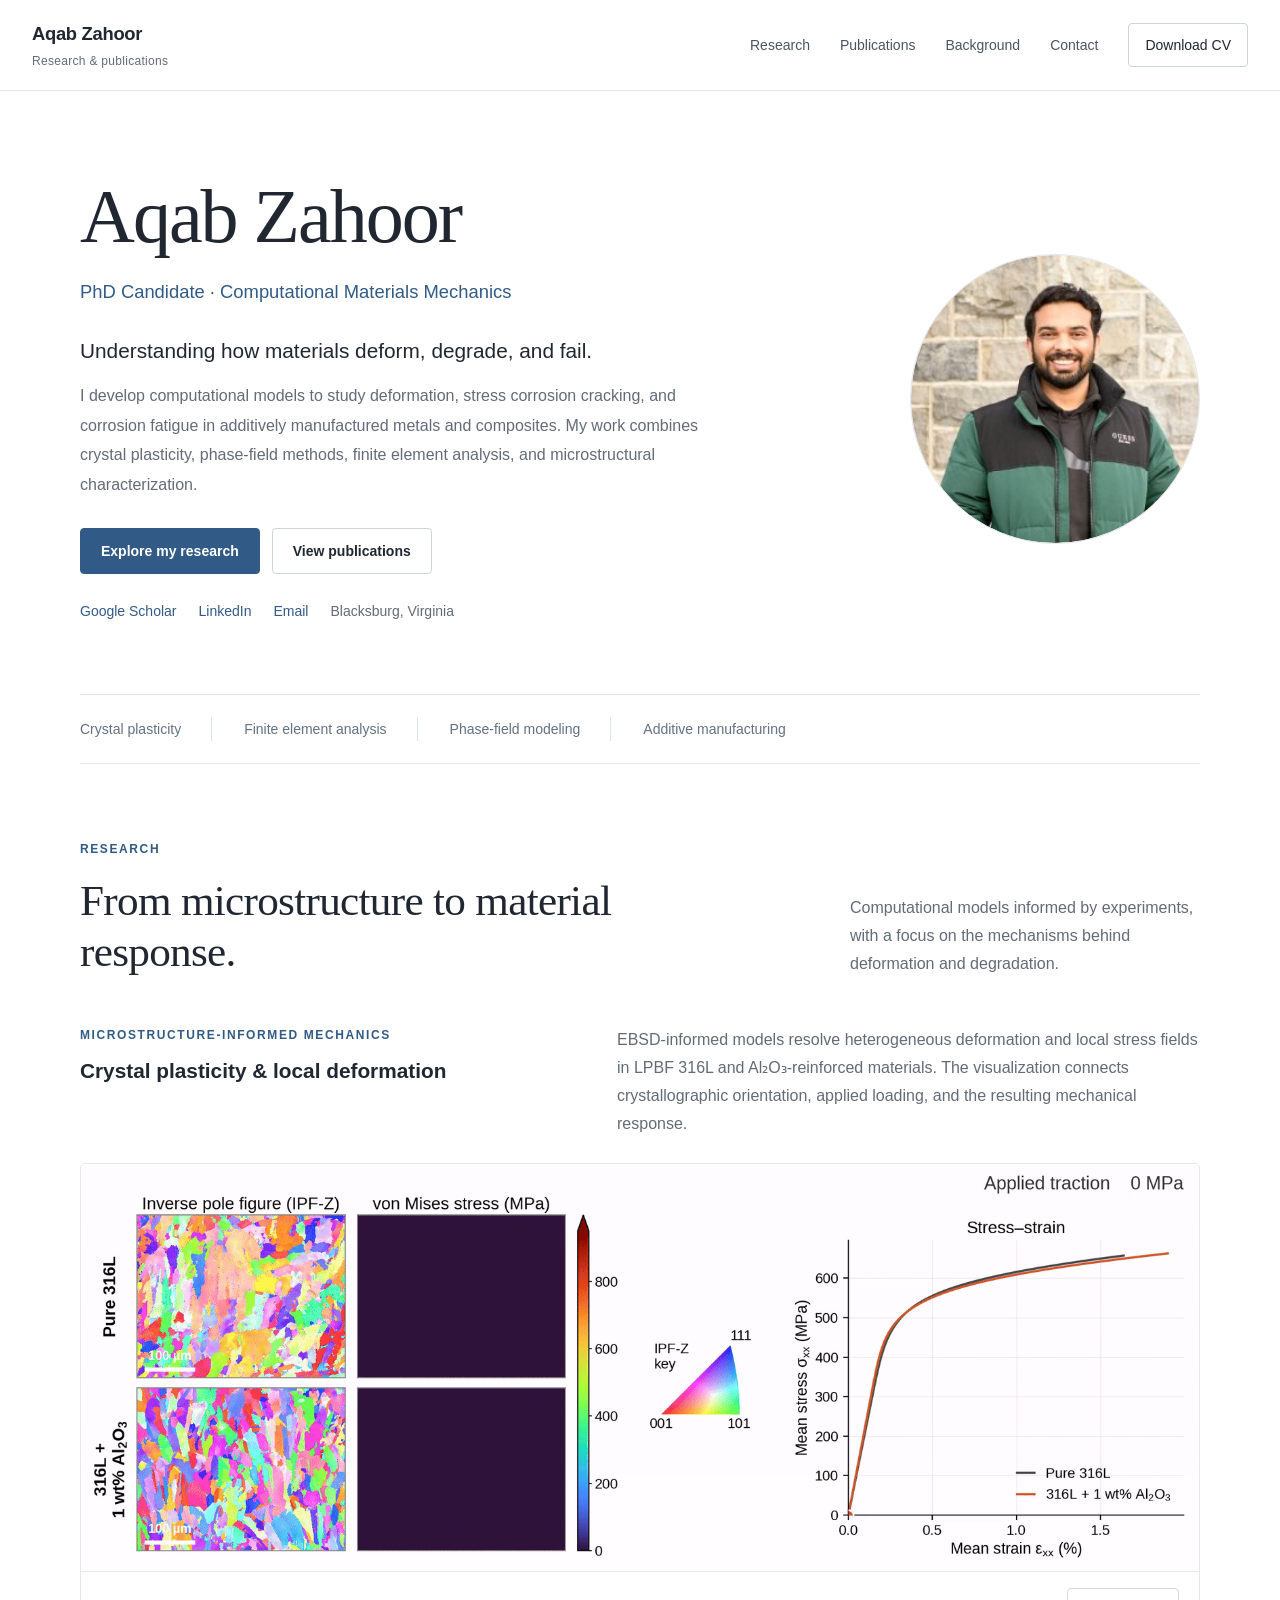
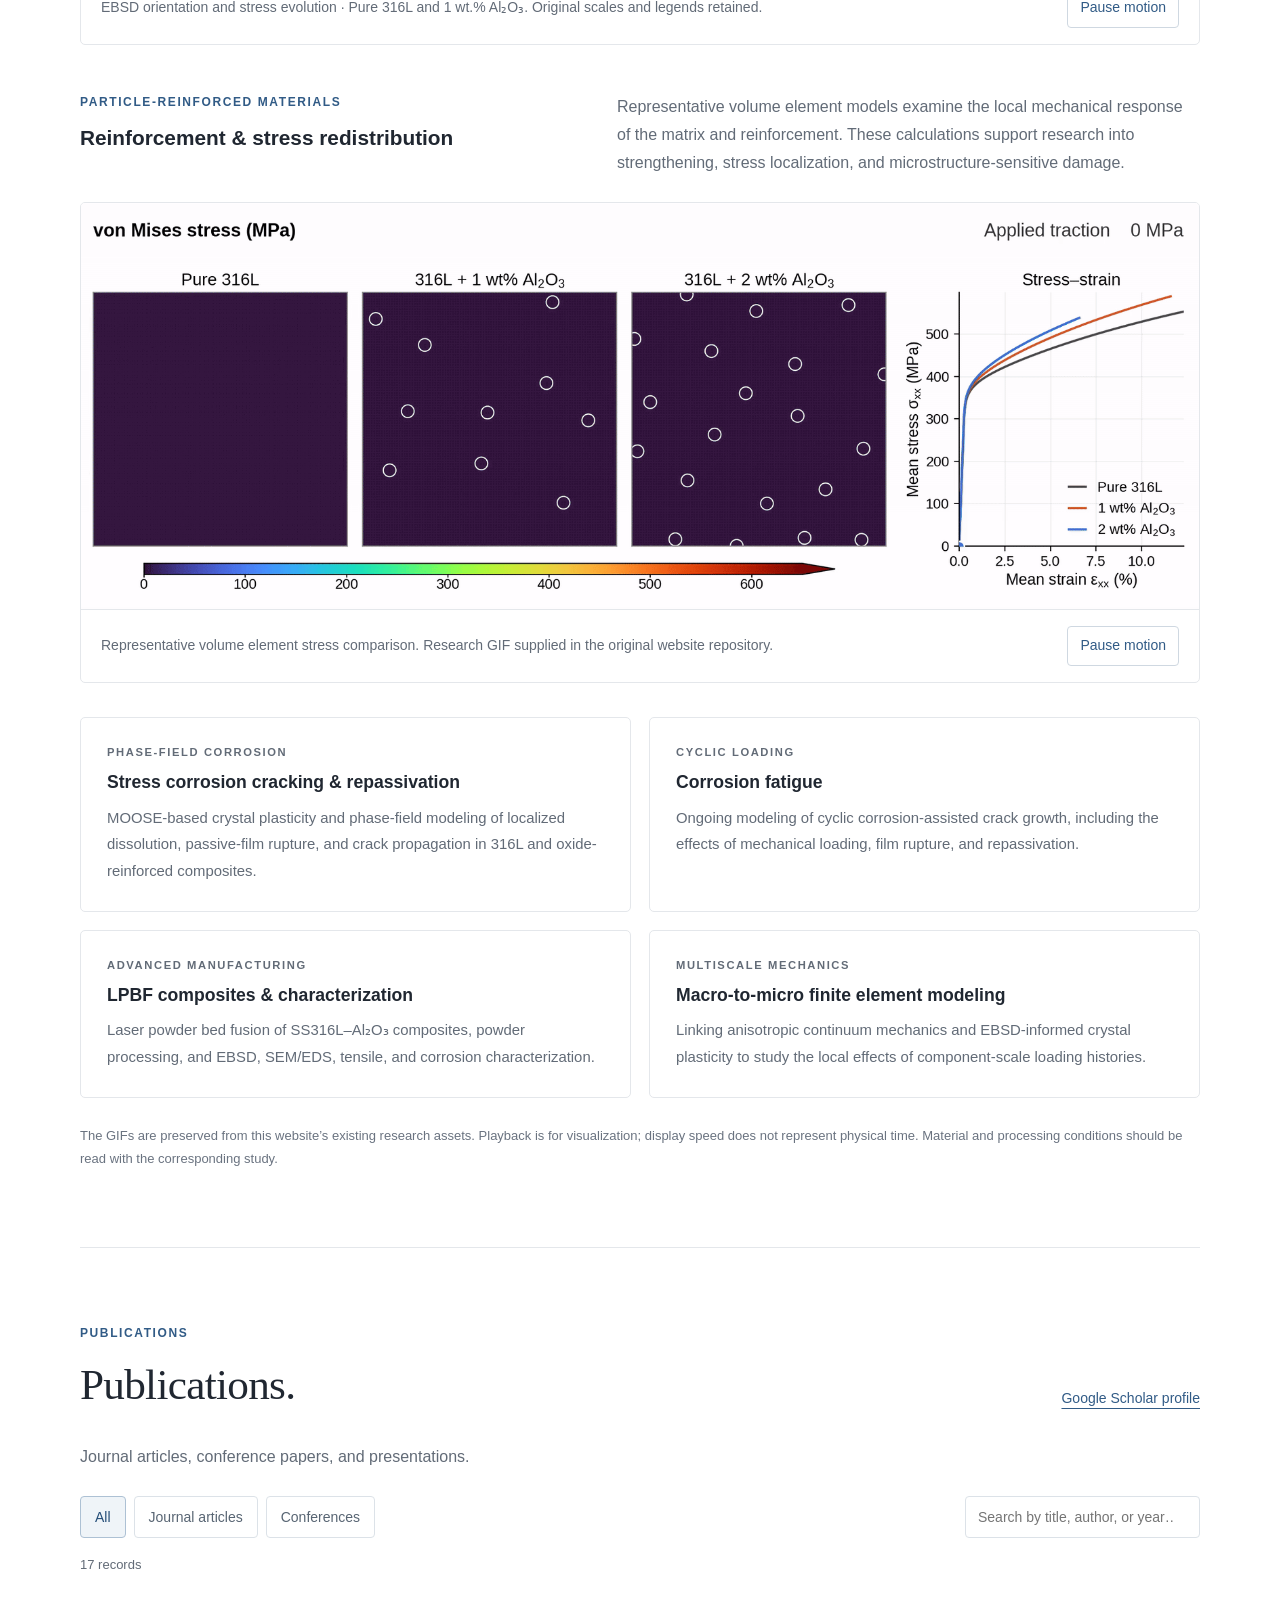
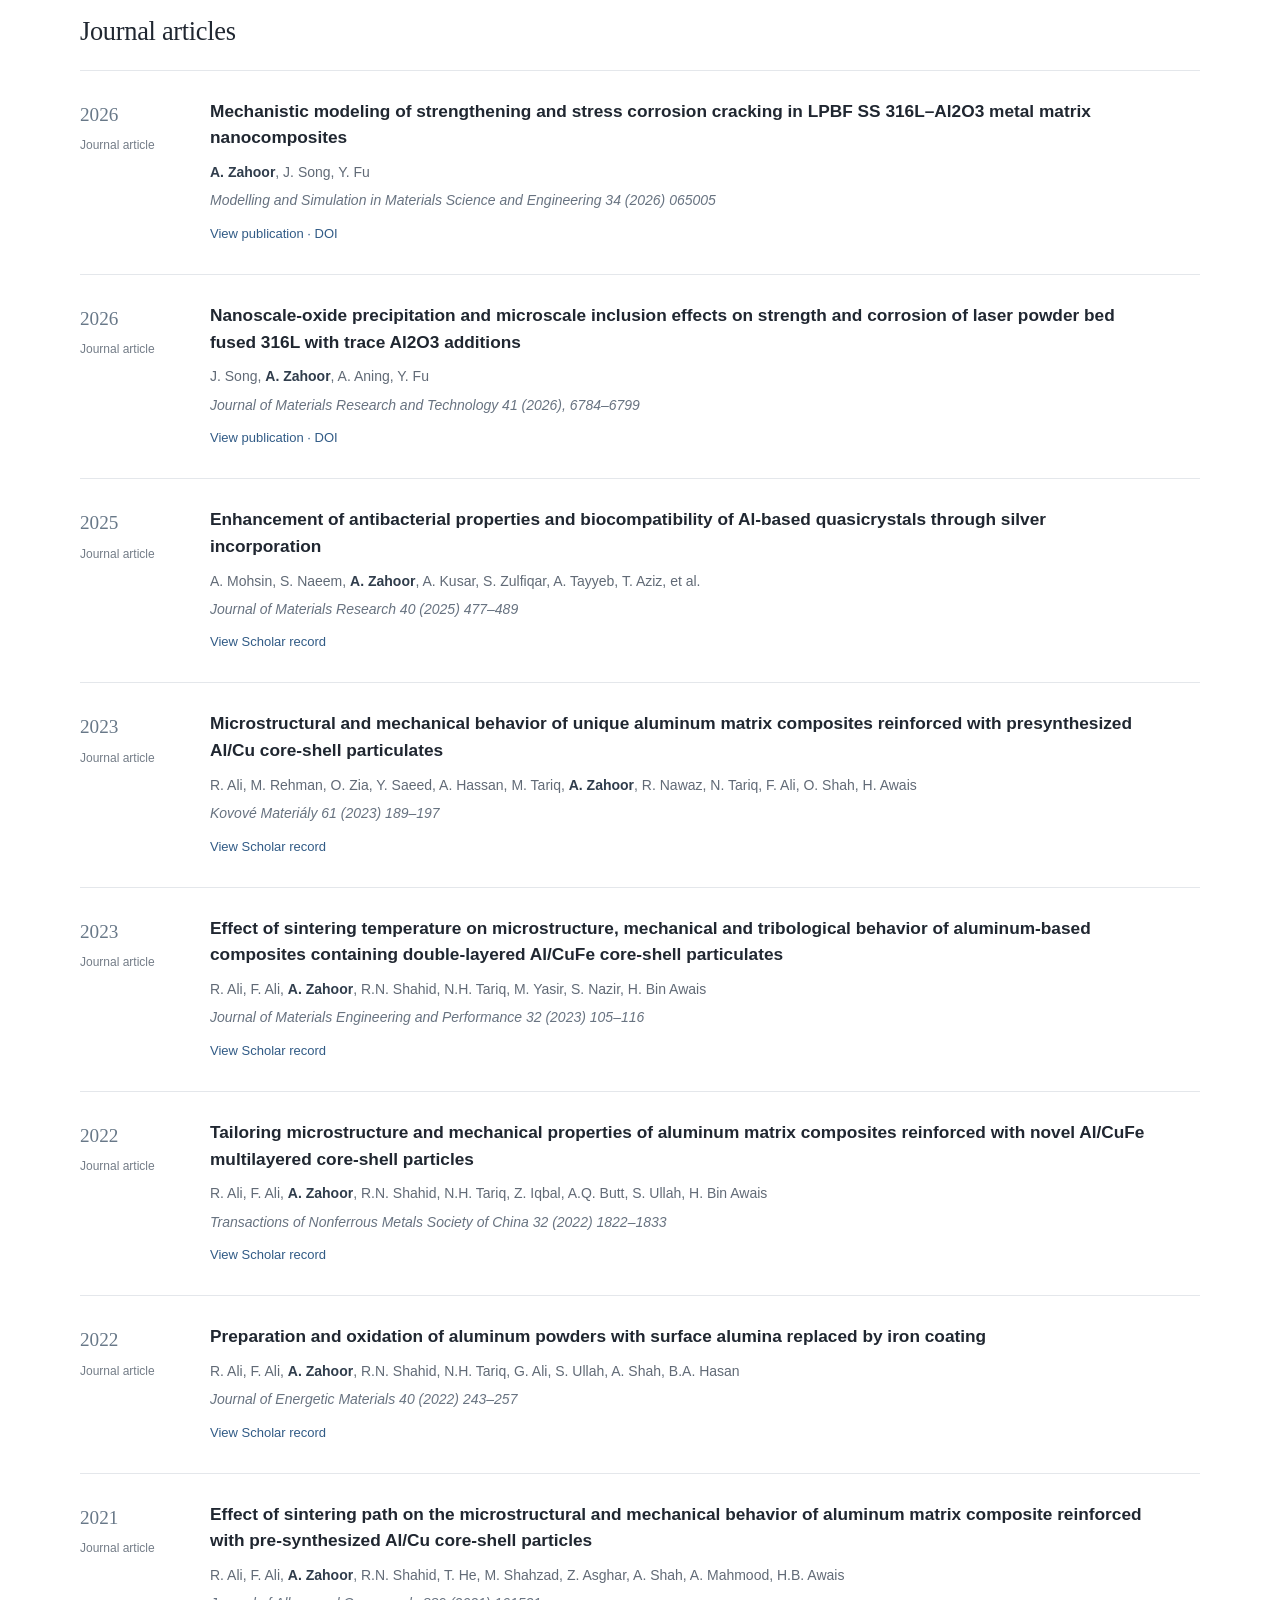
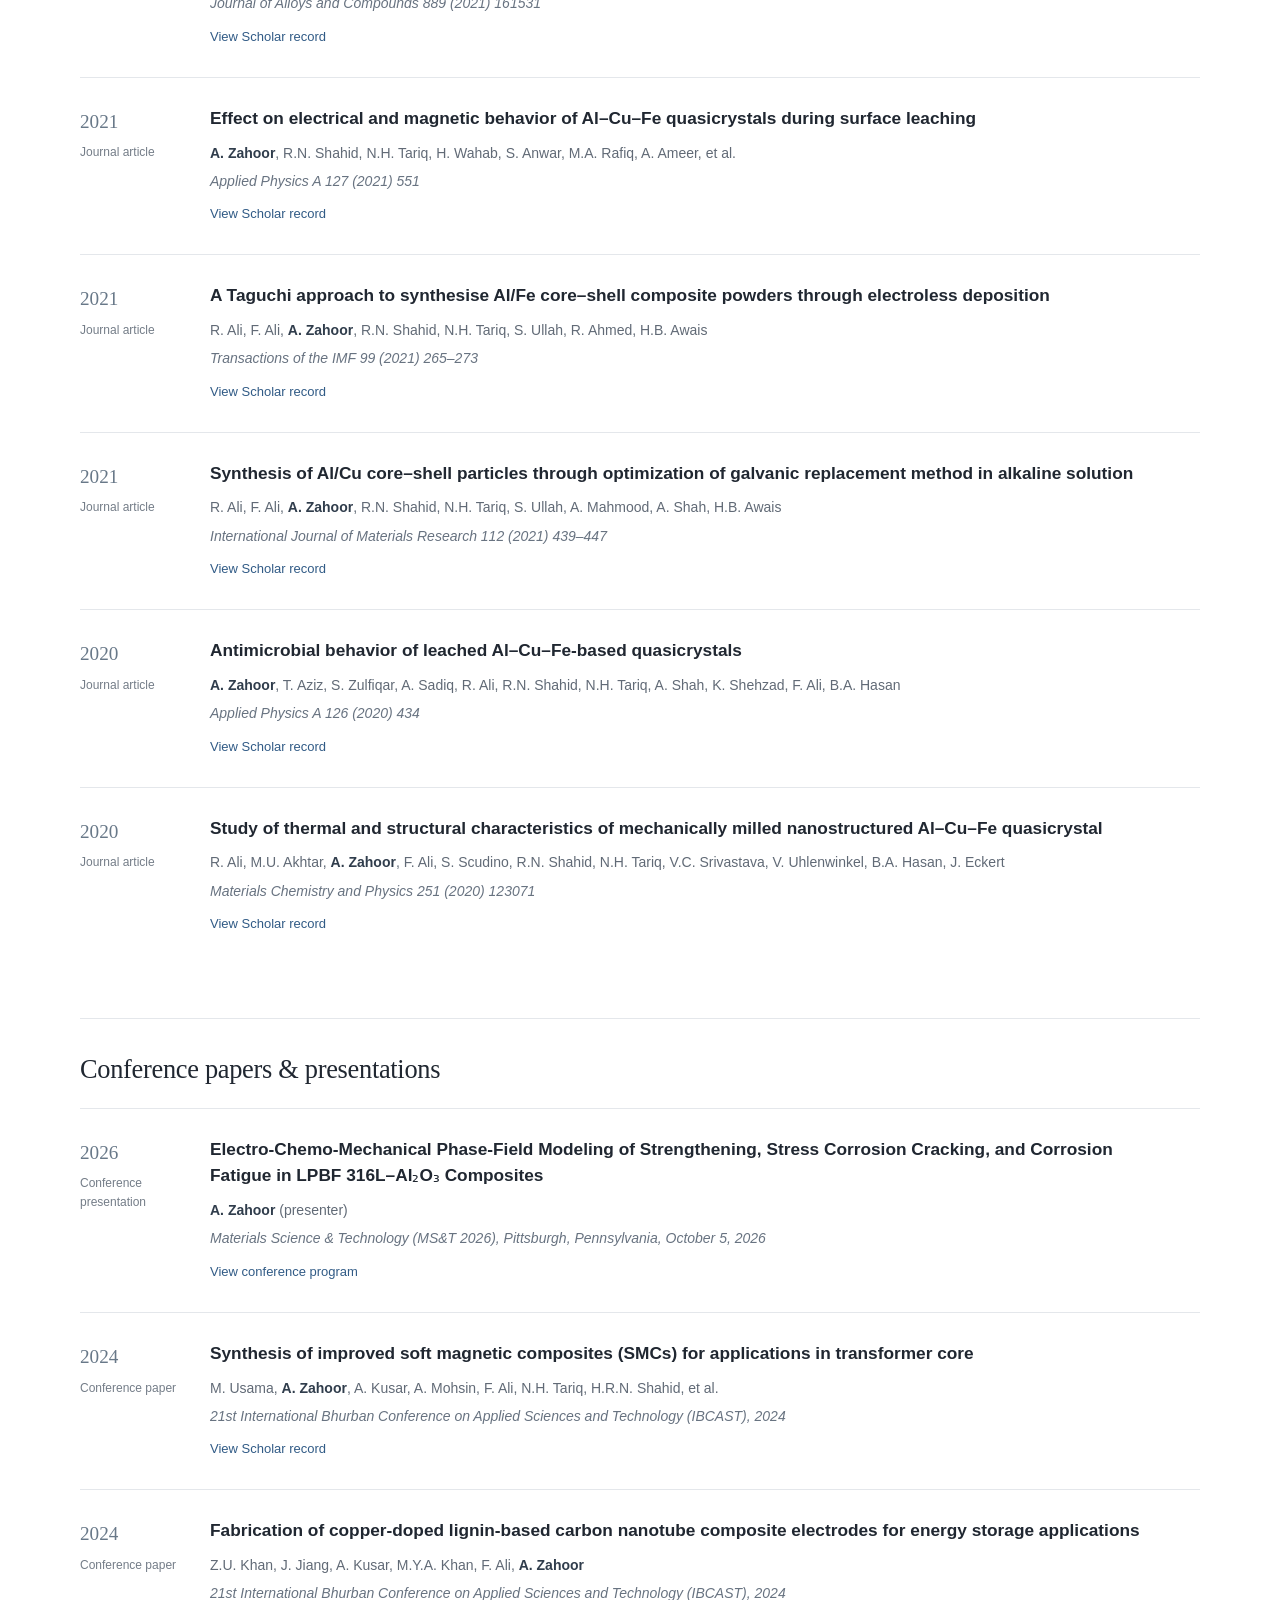
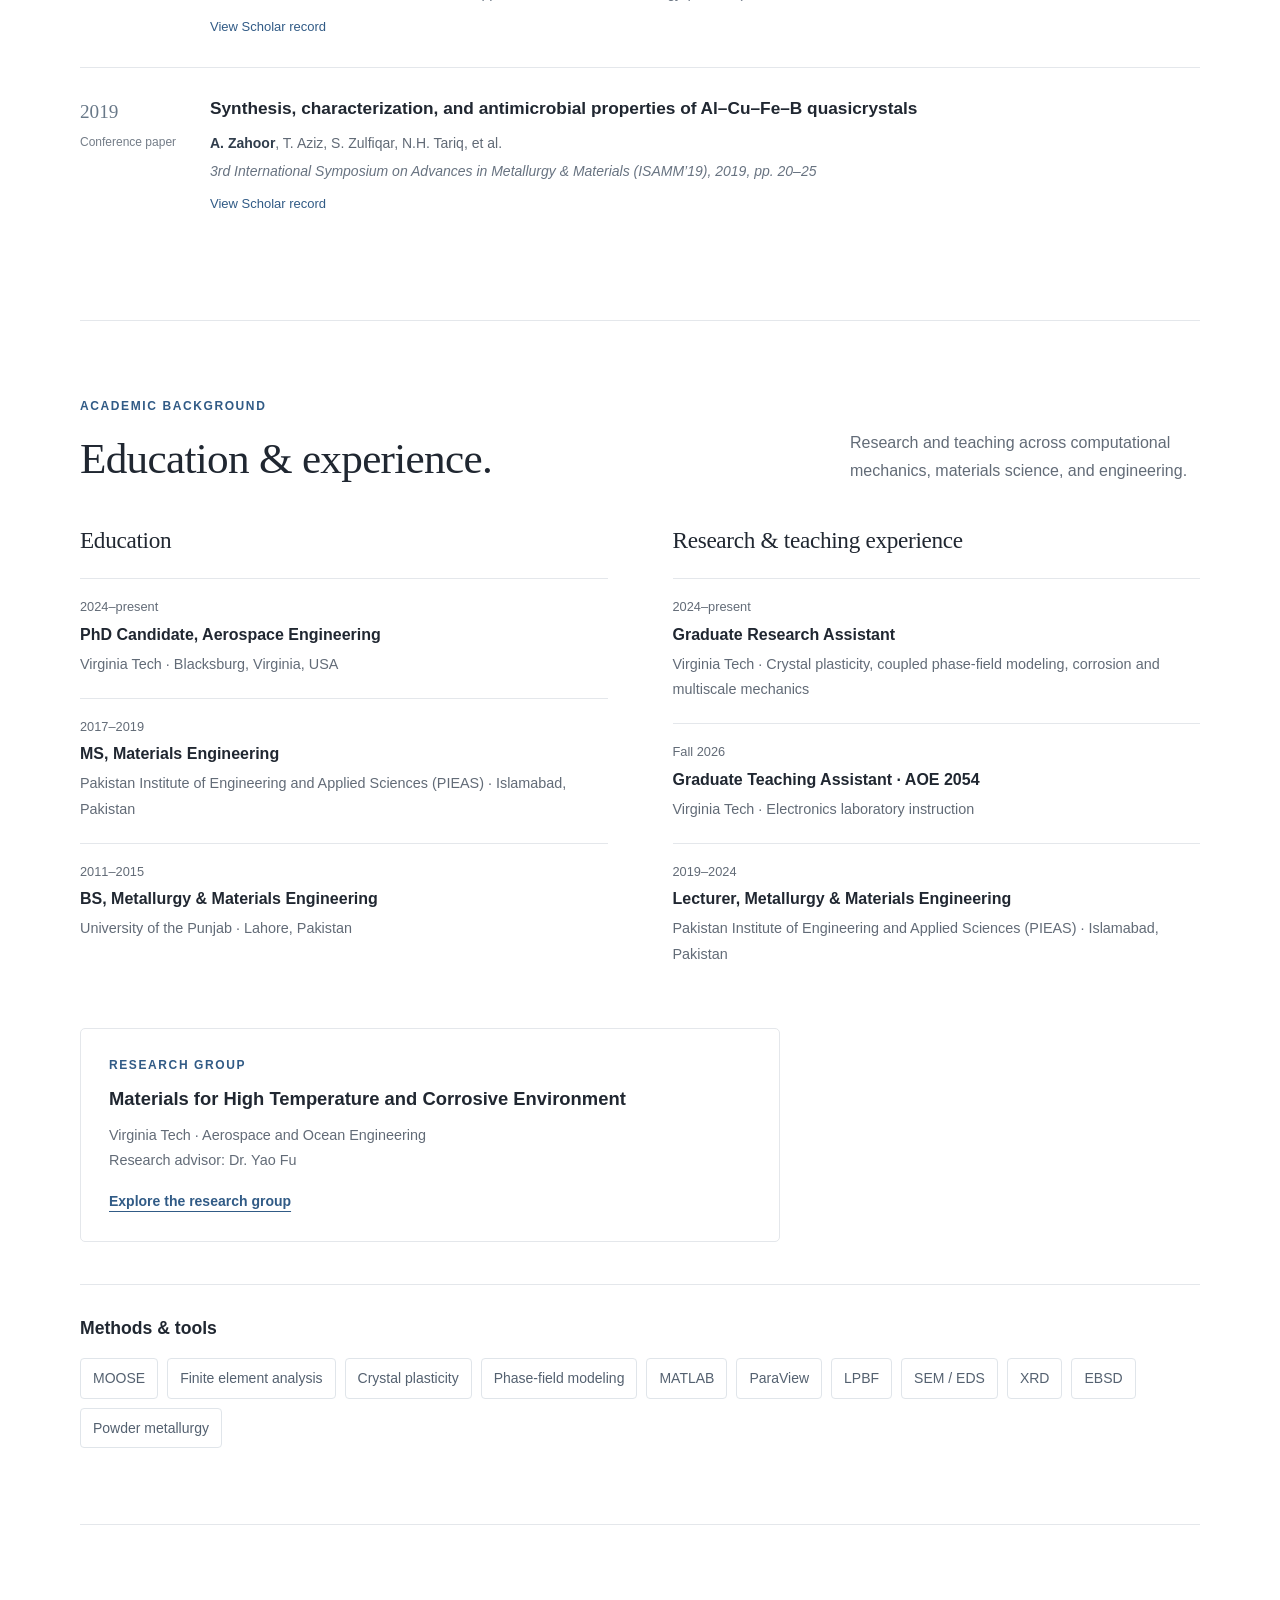
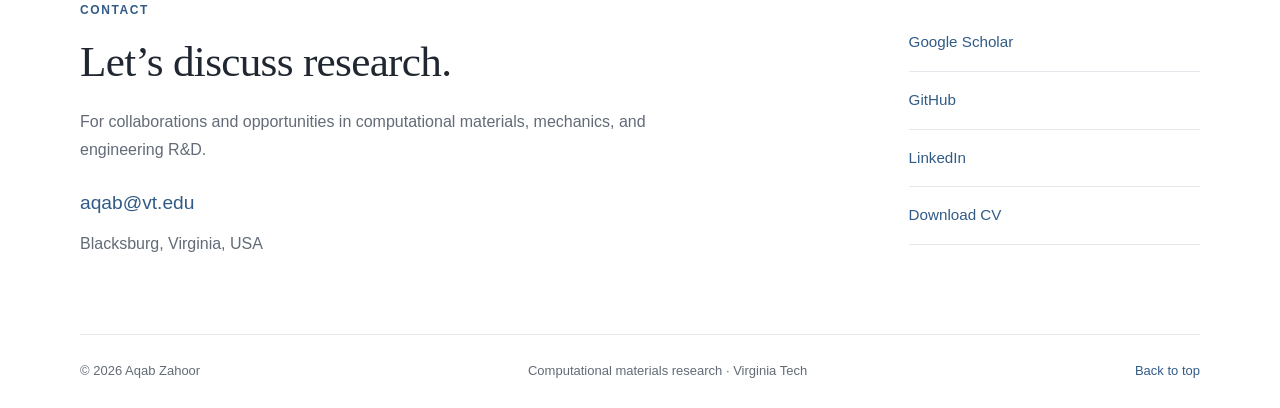
<file: index.html>
<!doctype html>
<html lang="en"><head><meta charset="UTF-8"><meta name="viewport" content="width=device-width,initial-scale=1"><meta name="description" content="Aqab Zahoor is a PhD Candidate at Virginia Tech researching crystal plasticity, corrosion, corrosion fatigue, and additive manufacturing."><meta name="theme-color" content="#ffffff"><title>Aqab Zahoor | PhD Candidate · Computational Materials Mechanics</title><link rel="stylesheet" href="styles.css"></head>
<body><a class="skip-link" href="#main-content">Skip to content</a><header class="site-header"><nav class="nav-container" aria-label="Primary navigation"><a class="brand" href="#home">Aqab Zahoor<span>Research & publications</span></a><button class="nav-toggle" aria-controls="nav-menu" aria-expanded="false" type="button">Menu</button><div class="nav-menu" id="nav-menu"><a href="#research">Research</a><a href="#publications">Publications</a><a href="#about">Background</a><a href="#contact">Contact</a><a class="nav-cv" href="Aqab_Zahoor_CV.pdf" download>Download CV</a></div></nav></header>
<main id="main-content"><section id="home" class="hero section-container"><div class="hero-copy"><h1>Aqab Zahoor<span>PhD Candidate · Computational Materials Mechanics</span></h1><p class="hero-intro">Understanding how materials deform, degrade, and fail.</p><p class="hero-description">I develop computational models to study deformation, stress corrosion cracking, and corrosion fatigue in additively manufactured metals and composites. My work combines crystal plasticity, phase-field methods, finite element analysis, and microstructural characterization.</p><div class="hero-actions"><a class="button button-primary" href="#research">Explore my research</a><a class="button button-secondary" href="#publications">View publications</a></div><div class="profile-links"><a href="https://scholar.google.com/citations?user=BcspHmkAAAAJ&amp;hl=en" target="_blank" rel="noopener noreferrer">Google Scholar</a><a href="https://www.linkedin.com/in/aqab-zahoor-2809a6250/" target="_blank" rel="noopener noreferrer">LinkedIn</a><a href="mailto:aqab@vt.edu">Email</a><span>Blacksburg, Virginia</span></div></div><figure class="portrait"><img src="assets/profile.jpg" alt="Aqab Zahoor" width="360" height="420" fetchpriority="high"></figure></section>
<div class="research-topics section-container"><span>Crystal plasticity</span><span>Finite element analysis</span><span>Phase-field modeling</span><span>Additive manufacturing</span></div>
<section id="research" class="section section-container"><div class="section-heading"><div><p class="eyebrow">RESEARCH</p><h2>From microstructure to material response.</h2></div><p>Computational models informed by experiments, with a focus on the mechanisms behind deformation and degradation.</p></div>
<article class="research-feature"><div class="research-intro"><div><p class="eyebrow">MICROSTRUCTURE-INFORMED MECHANICS</p><h3>Crystal plasticity & local deformation</h3></div><p>EBSD-informed models resolve heterogeneous deformation and local stress fields in LPBF 316L and Al₂O₃-reinforced materials. The visualization connects crystallographic orientation, applied loading, and the resulting mechanical response.</p></div><figure class="research-media"><div class="media-scroll"><img class="research-gif" src="assets/research/ebsd-poster.png" data-gif="assets/animations/EBSD_IPF_vonMises_pure_vs_1wt_00-400_10-300.gif" data-poster="assets/research/ebsd-poster.png" width="1650" height="600" alt="EBSD inverse pole figure maps, evolving von Mises stress fields, and stress–strain comparison for pure 316L and 316L with 1 wt.% alumina"></div><figcaption><span>EBSD orientation and stress evolution · Pure 316L and 1 wt.% Al₂O₃. Original scales and legends retained.</span><button class="media-toggle" type="button" aria-pressed="false">Pause motion</button></figcaption></figure></article>
<article class="research-feature"><div class="research-intro"><div><p class="eyebrow">PARTICLE-REINFORCED MATERIALS</p><h3>Reinforcement & stress redistribution</h3></div><p>Representative volume element models examine the local mechanical response of the matrix and reinforcement. These calculations support research into strengthening, stress localization, and microstructure-sensitive damage.</p></div><figure class="research-media"><div class="media-scroll"><img class="research-gif" src="assets/research/rve-poster.png" data-gif="assets/animations/RVE_compare_vonMises.gif" data-poster="assets/research/rve-poster.png" width="1650" height="600" loading="lazy" alt="Automatically playing representative volume element comparison showing the original von Mises stress maps, legends, and loading response"></div><figcaption><span>Representative volume element stress comparison. Research GIF supplied in the original website repository.</span><button class="media-toggle" type="button" aria-pressed="false">Pause motion</button></figcaption></figure></article>
<div class="research-notes" aria-label="Additional research projects">
<article><p class="eyebrow">PHASE-FIELD CORROSION</p><h3>Stress corrosion cracking &amp; repassivation</h3><p>MOOSE-based crystal plasticity and phase-field modeling of localized dissolution, passive-film rupture, and crack propagation in 316L and oxide-reinforced composites.</p></article>
<article><p class="eyebrow">CYCLIC LOADING</p><h3>Corrosion fatigue</h3><p>Ongoing modeling of cyclic corrosion-assisted crack growth, including the effects of mechanical loading, film rupture, and repassivation.</p></article>
<article><p class="eyebrow">ADVANCED MANUFACTURING</p><h3>LPBF composites &amp; characterization</h3><p>Laser powder bed fusion of SS316L–Al₂O₃ composites, powder processing, and EBSD, SEM/EDS, tensile, and corrosion characterization.</p></article>
<article><p class="eyebrow">MULTISCALE MECHANICS</p><h3>Macro-to-micro finite element modeling</h3><p>Linking anisotropic continuum mechanics and EBSD-informed crystal plasticity to study the local effects of component-scale loading histories.</p></article>
</div><p class="source-note">The GIFs are preserved from this website’s existing research assets. Playback is for visualization; display speed does not represent physical time. Material and processing conditions should be read with the corresponding study.</p></section>
<section id="publications" class="section section-container">
<div class="section-heading"><div><p class="eyebrow">PUBLICATIONS</p><h2>Publications.</h2></div><a class="text-link" href="https://scholar.google.com/citations?user=BcspHmkAAAAJ&amp;hl=en" target="_blank" rel="noopener noreferrer">Google Scholar profile</a></div>
<p class="publication-intro">Journal articles, conference papers, and presentations.</p>
<div class="publication-tools"><div class="filters" role="group" aria-label="Publication type">
<button type="button" data-filter="all" aria-pressed="true">All</button>
<button type="button" data-filter="journal" aria-pressed="false">Journal articles</button>
<button type="button" data-filter="conference" aria-pressed="false">Conferences</button>
</div><label class="search-label"><span class="sr-only">Search publications</span><input id="publication-search" type="search" placeholder="Search by title, author, or year…" autocomplete="off"></label></div>
<p id="publication-count" class="result-count" aria-live="polite">17 records</p>
<section class="publication-group" data-publication-group="journal" aria-label="Journal articles"><h3>Journal articles</h3><div class="publication-list"><article class="publication" data-group="journal" data-type="Journal article" data-search="mechanistic modeling of strengthening and stress corrosion cracking in lpbf ss 316l–al2o3 metal matrix nanocomposites a. zahoor, j. song, y. fu modelling and simulation in materials science and engineering 34 (2026) 065005 2026"><div class="publication-year">2026<span>Journal article</span></div><div><h4><a href="https://doi.org/10.1088/1361-651X/ae93e5" target="_blank" rel="noopener noreferrer">Mechanistic modeling of strengthening and stress corrosion cracking in LPBF SS 316L–Al2O3 metal matrix nanocomposites</a></h4><p class="authors"><strong>A. Zahoor</strong>, J. Song, Y. Fu</p><p class="journal">Modelling and Simulation in Materials Science and Engineering 34 (2026) 065005</p><a class="paper-link" href="https://doi.org/10.1088/1361-651X/ae93e5" target="_blank" rel="noopener noreferrer">View publication · DOI</a></div></article>
<article class="publication" data-group="journal" data-type="Journal article" data-search="nanoscale-oxide precipitation and microscale inclusion effects on strength and corrosion of laser powder bed fused 316l with trace al2o3 additions j. song, a. zahoor, a. aning, y. fu journal of materials research and technology 41 (2026), 6784–6799 2026"><div class="publication-year">2026<span>Journal article</span></div><div><h4><a href="https://doi.org/10.1016/j.jmrt.2026.02.229" target="_blank" rel="noopener noreferrer">Nanoscale-oxide precipitation and microscale inclusion effects on strength and corrosion of laser powder bed fused 316L with trace Al2O3 additions</a></h4><p class="authors">J. Song, <strong>A. Zahoor</strong>, A. Aning, Y. Fu</p><p class="journal">Journal of Materials Research and Technology 41 (2026), 6784–6799</p><a class="paper-link" href="https://doi.org/10.1016/j.jmrt.2026.02.229" target="_blank" rel="noopener noreferrer">View publication · DOI</a></div></article>
<article class="publication" data-group="journal" data-type="Journal article" data-search="enhancement of antibacterial properties and biocompatibility of al-based quasicrystals through silver incorporation a. mohsin, s. naeem, a. zahoor, a. kusar, s. zulfiqar, a. tayyeb, t. aziz, et al. journal of materials research 40 (2025) 477–489 2025"><div class="publication-year">2025<span>Journal article</span></div><div><h4><a href="https://scholar.google.com/citations?view_op=view_citation&amp;hl=en&amp;oe=ASCII&amp;user=BcspHmkAAAAJ&amp;pagesize=100&amp;citation_for_view=BcspHmkAAAAJ:Tyk-4Ss8FVUC" target="_blank" rel="noopener noreferrer">Enhancement of antibacterial properties and biocompatibility of Al-based quasicrystals through silver incorporation</a></h4><p class="authors">A. Mohsin, S. Naeem, <strong>A. Zahoor</strong>, A. Kusar, S. Zulfiqar, A. Tayyeb, T. Aziz, et al.</p><p class="journal">Journal of Materials Research 40 (2025) 477–489</p><a class="paper-link" href="https://scholar.google.com/citations?view_op=view_citation&amp;hl=en&amp;oe=ASCII&amp;user=BcspHmkAAAAJ&amp;pagesize=100&amp;citation_for_view=BcspHmkAAAAJ:Tyk-4Ss8FVUC" target="_blank" rel="noopener noreferrer">View Scholar record</a></div></article>
<article class="publication" data-group="journal" data-type="Journal article" data-search="microstructural and mechanical behavior of unique aluminum matrix composites reinforced with presynthesized al/cu core-shell particulates r. ali, m. rehman, o. zia, y. saeed, a. hassan, m. tariq, a. zahoor, r. nawaz, n. tariq, f. ali, o. shah, h. awais kovové materiály 61 (2023) 189–197 2023"><div class="publication-year">2023<span>Journal article</span></div><div><h4><a href="https://scholar.google.com/citations?view_op=view_citation&amp;hl=en&amp;oe=ASCII&amp;user=BcspHmkAAAAJ&amp;pagesize=100&amp;citation_for_view=BcspHmkAAAAJ:W7OEmFMy1HYC" target="_blank" rel="noopener noreferrer">Microstructural and mechanical behavior of unique aluminum matrix composites reinforced with presynthesized Al/Cu core-shell particulates</a></h4><p class="authors">R. Ali, M. Rehman, O. Zia, Y. Saeed, A. Hassan, M. Tariq, <strong>A. Zahoor</strong>, R. Nawaz, N. Tariq, F. Ali, O. Shah, H. Awais</p><p class="journal">Kovové Materiály 61 (2023) 189–197</p><a class="paper-link" href="https://scholar.google.com/citations?view_op=view_citation&amp;hl=en&amp;oe=ASCII&amp;user=BcspHmkAAAAJ&amp;pagesize=100&amp;citation_for_view=BcspHmkAAAAJ:W7OEmFMy1HYC" target="_blank" rel="noopener noreferrer">View Scholar record</a></div></article>
<article class="publication" data-group="journal" data-type="Journal article" data-search="effect of sintering temperature on microstructure, mechanical and tribological behavior of aluminum-based composites containing double-layered al/cufe core-shell particulates r. ali, f. ali, a. zahoor, r.n. shahid, n.h. tariq, m. yasir, s. nazir, h. bin awais journal of materials engineering and performance 32 (2023) 105–116 2023"><div class="publication-year">2023<span>Journal article</span></div><div><h4><a href="https://scholar.google.com/citations?view_op=view_citation&amp;hl=en&amp;oe=ASCII&amp;user=BcspHmkAAAAJ&amp;pagesize=100&amp;citation_for_view=BcspHmkAAAAJ:zYLM7Y9cAGgC" target="_blank" rel="noopener noreferrer">Effect of sintering temperature on microstructure, mechanical and tribological behavior of aluminum-based composites containing double-layered Al/CuFe core-shell particulates</a></h4><p class="authors">R. Ali, F. Ali, <strong>A. Zahoor</strong>, R.N. Shahid, N.H. Tariq, M. Yasir, S. Nazir, H. Bin Awais</p><p class="journal">Journal of Materials Engineering and Performance 32 (2023) 105–116</p><a class="paper-link" href="https://scholar.google.com/citations?view_op=view_citation&amp;hl=en&amp;oe=ASCII&amp;user=BcspHmkAAAAJ&amp;pagesize=100&amp;citation_for_view=BcspHmkAAAAJ:zYLM7Y9cAGgC" target="_blank" rel="noopener noreferrer">View Scholar record</a></div></article>
<article class="publication" data-group="journal" data-type="Journal article" data-search="tailoring microstructure and mechanical properties of aluminum matrix composites reinforced with novel al/cufe multilayered core-shell particles r. ali, f. ali, a. zahoor, r.n. shahid, n.h. tariq, z. iqbal, a.q. butt, s. ullah, h. bin awais transactions of nonferrous metals society of china 32 (2022) 1822–1833 2022"><div class="publication-year">2022<span>Journal article</span></div><div><h4><a href="https://scholar.google.com/citations?view_op=view_citation&amp;hl=en&amp;oe=ASCII&amp;user=BcspHmkAAAAJ&amp;pagesize=100&amp;citation_for_view=BcspHmkAAAAJ:YsMSGLbcyi4C" target="_blank" rel="noopener noreferrer">Tailoring microstructure and mechanical properties of aluminum matrix composites reinforced with novel Al/CuFe multilayered core-shell particles</a></h4><p class="authors">R. Ali, F. Ali, <strong>A. Zahoor</strong>, R.N. Shahid, N.H. Tariq, Z. Iqbal, A.Q. Butt, S. Ullah, H. Bin Awais</p><p class="journal">Transactions of Nonferrous Metals Society of China 32 (2022) 1822–1833</p><a class="paper-link" href="https://scholar.google.com/citations?view_op=view_citation&amp;hl=en&amp;oe=ASCII&amp;user=BcspHmkAAAAJ&amp;pagesize=100&amp;citation_for_view=BcspHmkAAAAJ:YsMSGLbcyi4C" target="_blank" rel="noopener noreferrer">View Scholar record</a></div></article>
<article class="publication" data-group="journal" data-type="Journal article" data-search="preparation and oxidation of aluminum powders with surface alumina replaced by iron coating r. ali, f. ali, a. zahoor, r.n. shahid, n.h. tariq, g. ali, s. ullah, a. shah, b.a. hasan journal of energetic materials 40 (2022) 243–257 2022"><div class="publication-year">2022<span>Journal article</span></div><div><h4><a href="https://scholar.google.com/citations?view_op=view_citation&amp;hl=en&amp;oe=ASCII&amp;user=BcspHmkAAAAJ&amp;pagesize=100&amp;citation_for_view=BcspHmkAAAAJ:d1gkVwhDpl0C" target="_blank" rel="noopener noreferrer">Preparation and oxidation of aluminum powders with surface alumina replaced by iron coating</a></h4><p class="authors">R. Ali, F. Ali, <strong>A. Zahoor</strong>, R.N. Shahid, N.H. Tariq, G. Ali, S. Ullah, A. Shah, B.A. Hasan</p><p class="journal">Journal of Energetic Materials 40 (2022) 243–257</p><a class="paper-link" href="https://scholar.google.com/citations?view_op=view_citation&amp;hl=en&amp;oe=ASCII&amp;user=BcspHmkAAAAJ&amp;pagesize=100&amp;citation_for_view=BcspHmkAAAAJ:d1gkVwhDpl0C" target="_blank" rel="noopener noreferrer">View Scholar record</a></div></article>
<article class="publication" data-group="journal" data-type="Journal article" data-search="effect of sintering path on the microstructural and mechanical behavior of aluminum matrix composite reinforced with pre-synthesized al/cu core-shell particles r. ali, f. ali, a. zahoor, r.n. shahid, t. he, m. shahzad, z. asghar, a. shah, a. mahmood, h.b. awais journal of alloys and compounds 889 (2021) 161531 2021"><div class="publication-year">2021<span>Journal article</span></div><div><h4><a href="https://scholar.google.com/citations?view_op=view_citation&amp;hl=en&amp;oe=ASCII&amp;user=BcspHmkAAAAJ&amp;pagesize=100&amp;citation_for_view=BcspHmkAAAAJ:UeHWp8X0CEIC" target="_blank" rel="noopener noreferrer">Effect of sintering path on the microstructural and mechanical behavior of aluminum matrix composite reinforced with pre-synthesized Al/Cu core-shell particles</a></h4><p class="authors">R. Ali, F. Ali, <strong>A. Zahoor</strong>, R.N. Shahid, T. He, M. Shahzad, Z. Asghar, A. Shah, A. Mahmood, H.B. Awais</p><p class="journal">Journal of Alloys and Compounds 889 (2021) 161531</p><a class="paper-link" href="https://scholar.google.com/citations?view_op=view_citation&amp;hl=en&amp;oe=ASCII&amp;user=BcspHmkAAAAJ&amp;pagesize=100&amp;citation_for_view=BcspHmkAAAAJ:UeHWp8X0CEIC" target="_blank" rel="noopener noreferrer">View Scholar record</a></div></article>
<article class="publication" data-group="journal" data-type="Journal article" data-search="effect on electrical and magnetic behavior of al–cu–fe quasicrystals during surface leaching a. zahoor, r.n. shahid, n.h. tariq, h. wahab, s. anwar, m.a. rafiq, a. ameer, et al. applied physics a 127 (2021) 551 2021"><div class="publication-year">2021<span>Journal article</span></div><div><h4><a href="https://scholar.google.com/citations?view_op=view_citation&amp;hl=en&amp;oe=ASCII&amp;user=BcspHmkAAAAJ&amp;pagesize=100&amp;citation_for_view=BcspHmkAAAAJ:qjMakFHDy7sC" target="_blank" rel="noopener noreferrer">Effect on electrical and magnetic behavior of Al–Cu–Fe quasicrystals during surface leaching</a></h4><p class="authors"><strong>A. Zahoor</strong>, R.N. Shahid, N.H. Tariq, H. Wahab, S. Anwar, M.A. Rafiq, A. Ameer, et al.</p><p class="journal">Applied Physics A 127 (2021) 551</p><a class="paper-link" href="https://scholar.google.com/citations?view_op=view_citation&amp;hl=en&amp;oe=ASCII&amp;user=BcspHmkAAAAJ&amp;pagesize=100&amp;citation_for_view=BcspHmkAAAAJ:qjMakFHDy7sC" target="_blank" rel="noopener noreferrer">View Scholar record</a></div></article>
<article class="publication" data-group="journal" data-type="Journal article" data-search="a taguchi approach to synthesise al/fe core–shell composite powders through electroless deposition r. ali, f. ali, a. zahoor, r.n. shahid, n.h. tariq, s. ullah, r. ahmed, h.b. awais transactions of the imf 99 (2021) 265–273 2021"><div class="publication-year">2021<span>Journal article</span></div><div><h4><a href="https://scholar.google.com/citations?view_op=view_citation&amp;hl=en&amp;oe=ASCII&amp;user=BcspHmkAAAAJ&amp;pagesize=100&amp;citation_for_view=BcspHmkAAAAJ:IjCSPb-OGe4C" target="_blank" rel="noopener noreferrer">A Taguchi approach to synthesise Al/Fe core–shell composite powders through electroless deposition</a></h4><p class="authors">R. Ali, F. Ali, <strong>A. Zahoor</strong>, R.N. Shahid, N.H. Tariq, S. Ullah, R. Ahmed, H.B. Awais</p><p class="journal">Transactions of the IMF 99 (2021) 265–273</p><a class="paper-link" href="https://scholar.google.com/citations?view_op=view_citation&amp;hl=en&amp;oe=ASCII&amp;user=BcspHmkAAAAJ&amp;pagesize=100&amp;citation_for_view=BcspHmkAAAAJ:IjCSPb-OGe4C" target="_blank" rel="noopener noreferrer">View Scholar record</a></div></article>
<article class="publication" data-group="journal" data-type="Journal article" data-search="synthesis of al/cu core–shell particles through optimization of galvanic replacement method in alkaline solution r. ali, f. ali, a. zahoor, r.n. shahid, n.h. tariq, s. ullah, a. mahmood, a. shah, h.b. awais international journal of materials research 112 (2021) 439–447 2021"><div class="publication-year">2021<span>Journal article</span></div><div><h4><a href="https://scholar.google.com/citations?view_op=view_citation&amp;hl=en&amp;oe=ASCII&amp;user=BcspHmkAAAAJ&amp;pagesize=100&amp;citation_for_view=BcspHmkAAAAJ:9yKSN-GCB0IC" target="_blank" rel="noopener noreferrer">Synthesis of Al/Cu core–shell particles through optimization of galvanic replacement method in alkaline solution</a></h4><p class="authors">R. Ali, F. Ali, <strong>A. Zahoor</strong>, R.N. Shahid, N.H. Tariq, S. Ullah, A. Mahmood, A. Shah, H.B. Awais</p><p class="journal">International Journal of Materials Research 112 (2021) 439–447</p><a class="paper-link" href="https://scholar.google.com/citations?view_op=view_citation&amp;hl=en&amp;oe=ASCII&amp;user=BcspHmkAAAAJ&amp;pagesize=100&amp;citation_for_view=BcspHmkAAAAJ:9yKSN-GCB0IC" target="_blank" rel="noopener noreferrer">View Scholar record</a></div></article>
<article class="publication" data-group="journal" data-type="Journal article" data-search="antimicrobial behavior of leached al–cu–fe-based quasicrystals a. zahoor, t. aziz, s. zulfiqar, a. sadiq, r. ali, r.n. shahid, n.h. tariq, a. shah, k. shehzad, f. ali, b.a. hasan applied physics a 126 (2020) 434 2020"><div class="publication-year">2020<span>Journal article</span></div><div><h4><a href="https://scholar.google.com/citations?view_op=view_citation&amp;hl=en&amp;oe=ASCII&amp;user=BcspHmkAAAAJ&amp;pagesize=100&amp;citation_for_view=BcspHmkAAAAJ:u-x6o8ySG0sC" target="_blank" rel="noopener noreferrer">Antimicrobial behavior of leached Al–Cu–Fe-based quasicrystals</a></h4><p class="authors"><strong>A. Zahoor</strong>, T. Aziz, S. Zulfiqar, A. Sadiq, R. Ali, R.N. Shahid, N.H. Tariq, A. Shah, K. Shehzad, F. Ali, B.A. Hasan</p><p class="journal">Applied Physics A 126 (2020) 434</p><a class="paper-link" href="https://scholar.google.com/citations?view_op=view_citation&amp;hl=en&amp;oe=ASCII&amp;user=BcspHmkAAAAJ&amp;pagesize=100&amp;citation_for_view=BcspHmkAAAAJ:u-x6o8ySG0sC" target="_blank" rel="noopener noreferrer">View Scholar record</a></div></article>
<article class="publication" data-group="journal" data-type="Journal article" data-search="study of thermal and structural characteristics of mechanically milled nanostructured al–cu–fe quasicrystal r. ali, m.u. akhtar, a. zahoor, f. ali, s. scudino, r.n. shahid, n.h. tariq, v.c. srivastava, v. uhlenwinkel, b.a. hasan, j. eckert materials chemistry and physics 251 (2020) 123071 2020"><div class="publication-year">2020<span>Journal article</span></div><div><h4><a href="https://scholar.google.com/citations?view_op=view_citation&amp;hl=en&amp;oe=ASCII&amp;user=BcspHmkAAAAJ&amp;pagesize=100&amp;citation_for_view=BcspHmkAAAAJ:u5HHmVD_uO8C" target="_blank" rel="noopener noreferrer">Study of thermal and structural characteristics of mechanically milled nanostructured Al–Cu–Fe quasicrystal</a></h4><p class="authors">R. Ali, M.U. Akhtar, <strong>A. Zahoor</strong>, F. Ali, S. Scudino, R.N. Shahid, N.H. Tariq, V.C. Srivastava, V. Uhlenwinkel, B.A. Hasan, J. Eckert</p><p class="journal">Materials Chemistry and Physics 251 (2020) 123071</p><a class="paper-link" href="https://scholar.google.com/citations?view_op=view_citation&amp;hl=en&amp;oe=ASCII&amp;user=BcspHmkAAAAJ&amp;pagesize=100&amp;citation_for_view=BcspHmkAAAAJ:u5HHmVD_uO8C" target="_blank" rel="noopener noreferrer">View Scholar record</a></div></article></div></section>
<section class="publication-group" data-publication-group="conference" aria-label="Conference papers &amp; presentations"><h3>Conference papers &amp; presentations</h3><div class="publication-list"><article class="publication" data-group="conference" data-type="Conference presentation" data-search="electro-chemo-mechanical phase-field modeling of strengthening, stress corrosion cracking, and corrosion fatigue in lpbf 316l–al₂o₃ composites a. zahoor (presenter) materials science &amp; technology (ms&amp;t 2026), pittsburgh, pennsylvania, october 5, 2026 2026"><div class="publication-year">2026<span>Conference presentation</span></div><div><h4><a href="https://www.programmaster.org/PM/PM.nsf/ViewSessionSheets?OpenAgent=&amp;ParentUNID=F6A2CCB792D9DB3D85258DFE001A0975" target="_blank" rel="noopener noreferrer">Electro-Chemo-Mechanical Phase-Field Modeling of Strengthening, Stress Corrosion Cracking, and Corrosion Fatigue in LPBF 316L–Al₂O₃ Composites</a></h4><p class="authors"><strong>A. Zahoor</strong> (presenter)</p><p class="journal">Materials Science &amp; Technology (MS&amp;T 2026), Pittsburgh, Pennsylvania, October 5, 2026</p><a class="paper-link" href="https://www.programmaster.org/PM/PM.nsf/ViewSessionSheets?OpenAgent=&amp;ParentUNID=F6A2CCB792D9DB3D85258DFE001A0975" target="_blank" rel="noopener noreferrer">View conference program</a></div></article>
<article class="publication" data-group="conference" data-type="Conference paper" data-search="synthesis of improved soft magnetic composites (smcs) for applications in transformer core m. usama, a. zahoor, a. kusar, a. mohsin, f. ali, n.h. tariq, h.r.n. shahid, et al. 21st international bhurban conference on applied sciences and technology (ibcast), 2024 2024"><div class="publication-year">2024<span>Conference paper</span></div><div><h4><a href="https://scholar.google.com/citations?view_op=view_citation&amp;hl=en&amp;oe=ASCII&amp;user=BcspHmkAAAAJ&amp;pagesize=100&amp;citation_for_view=BcspHmkAAAAJ:Y0pCki6q_DkC" target="_blank" rel="noopener noreferrer">Synthesis of improved soft magnetic composites (SMCs) for applications in transformer core</a></h4><p class="authors">M. Usama, <strong>A. Zahoor</strong>, A. Kusar, A. Mohsin, F. Ali, N.H. Tariq, H.R.N. Shahid, et al.</p><p class="journal">21st International Bhurban Conference on Applied Sciences and Technology (IBCAST), 2024</p><a class="paper-link" href="https://scholar.google.com/citations?view_op=view_citation&amp;hl=en&amp;oe=ASCII&amp;user=BcspHmkAAAAJ&amp;pagesize=100&amp;citation_for_view=BcspHmkAAAAJ:Y0pCki6q_DkC" target="_blank" rel="noopener noreferrer">View Scholar record</a></div></article>
<article class="publication" data-group="conference" data-type="Conference paper" data-search="fabrication of copper-doped lignin-based carbon nanotube composite electrodes for energy storage applications z.u. khan, j. jiang, a. kusar, m.y.a. khan, f. ali, a. zahoor 21st international bhurban conference on applied sciences and technology (ibcast), 2024 2024"><div class="publication-year">2024<span>Conference paper</span></div><div><h4><a href="https://scholar.google.com/citations?view_op=view_citation&amp;hl=en&amp;oe=ASCII&amp;user=BcspHmkAAAAJ&amp;pagesize=100&amp;citation_for_view=BcspHmkAAAAJ:eQOLeE2rZwMC" target="_blank" rel="noopener noreferrer">Fabrication of copper-doped lignin-based carbon nanotube composite electrodes for energy storage applications</a></h4><p class="authors">Z.U. Khan, J. Jiang, A. Kusar, M.Y.A. Khan, F. Ali, <strong>A. Zahoor</strong></p><p class="journal">21st International Bhurban Conference on Applied Sciences and Technology (IBCAST), 2024</p><a class="paper-link" href="https://scholar.google.com/citations?view_op=view_citation&amp;hl=en&amp;oe=ASCII&amp;user=BcspHmkAAAAJ&amp;pagesize=100&amp;citation_for_view=BcspHmkAAAAJ:eQOLeE2rZwMC" target="_blank" rel="noopener noreferrer">View Scholar record</a></div></article>
<article class="publication" data-group="conference" data-type="Conference paper" data-search="synthesis, characterization, and antimicrobial properties of al–cu–fe–b quasicrystals a. zahoor, t. aziz, s. zulfiqar, n.h. tariq, et al. 3rd international symposium on advances in metallurgy &amp; materials (isamm’19), 2019, pp. 20–25 2019"><div class="publication-year">2019<span>Conference paper</span></div><div><h4><a href="https://scholar.google.com/citations?view_op=view_citation&amp;hl=en&amp;oe=ASCII&amp;user=BcspHmkAAAAJ&amp;pagesize=100&amp;citation_for_view=BcspHmkAAAAJ:2osOgNQ5qMEC" target="_blank" rel="noopener noreferrer">Synthesis, characterization, and antimicrobial properties of Al–Cu–Fe–B quasicrystals</a></h4><p class="authors"><strong>A. Zahoor</strong>, T. Aziz, S. Zulfiqar, N.H. Tariq, et al.</p><p class="journal">3rd International Symposium on Advances in Metallurgy &amp; Materials (ISAMM’19), 2019, pp. 20–25</p><a class="paper-link" href="https://scholar.google.com/citations?view_op=view_citation&amp;hl=en&amp;oe=ASCII&amp;user=BcspHmkAAAAJ&amp;pagesize=100&amp;citation_for_view=BcspHmkAAAAJ:2osOgNQ5qMEC" target="_blank" rel="noopener noreferrer">View Scholar record</a></div></article></div></section>
<p id="no-results" hidden>No publications match your search. Try another category or keyword.</p></section>
<section id="about" class="section section-container academic-section">
  <div class="section-heading"><div><p class="eyebrow">ACADEMIC BACKGROUND</p><h2>Education &amp; experience.</h2></div><p>Research and teaching across computational mechanics, materials science, and engineering.</p></div>
  <div class="academic-columns">
    <div class="academic-column"><h3>Education</h3>
      <article class="academic-entry"><p class="meta">2024–present</p><h4>PhD Candidate, Aerospace Engineering</h4><p>Virginia Tech · Blacksburg, Virginia, USA</p></article>
      <article class="academic-entry"><p class="meta">2017–2019</p><h4>MS, Materials Engineering</h4><p>Pakistan Institute of Engineering and Applied Sciences (PIEAS) · Islamabad, Pakistan</p></article>
      <article class="academic-entry"><p class="meta">2011–2015</p><h4>BS, Metallurgy &amp; Materials Engineering</h4><p>University of the Punjab · Lahore, Pakistan</p></article>
    </div>
    <div class="academic-column"><h3>Research &amp; teaching experience</h3>
      <article class="academic-entry"><p class="meta">2024–present</p><h4>Graduate Research Assistant</h4><p>Virginia Tech · Crystal plasticity, coupled phase-field modeling, corrosion and multiscale mechanics</p></article>
      <article class="academic-entry"><p class="meta">Fall 2026</p><h4>Graduate Teaching Assistant · AOE 2054</h4><p>Virginia Tech · Electronics laboratory instruction</p></article>
      <article class="academic-entry"><p class="meta">2019–2024</p><h4>Lecturer, Metallurgy &amp; Materials Engineering</h4><p>Pakistan Institute of Engineering and Applied Sciences (PIEAS) · Islamabad, Pakistan</p></article>
    </div>
  </div>
  <div class="academic-highlights">
    <article class="academic-highlight"><p class="eyebrow">RESEARCH GROUP</p><h3>Materials for High Temperature and Corrosive Environment</h3><p>Virginia Tech · Aerospace and Ocean Engineering</p><p>Research advisor: Dr. Yao Fu</p><a href="https://www.aoe.vt.edu/people/faculty/fu/materials-for-high-temperature-and-corrosive-environment.html" target="_blank" rel="noopener noreferrer">Explore the research group</a></article>
  </div>
  <div class="expertise"><h3>Methods &amp; tools</h3><div class="tag-list"><span>MOOSE</span><span>Finite element analysis</span><span>Crystal plasticity</span><span>Phase-field modeling</span><span>MATLAB</span><span>ParaView</span><span>LPBF</span><span>SEM / EDS</span><span>XRD</span><span>EBSD</span><span>Powder metallurgy</span></div></div>
</section>
<section id="contact" class="section section-container contact"><div><p class="eyebrow">CONTACT</p><h2>Let’s discuss research.</h2><p>For collaborations and opportunities in computational materials, mechanics, and engineering R&amp;D.</p><a class="contact-email" href="mailto:aqab@vt.edu">aqab@vt.edu</a><p class="muted">Blacksburg, Virginia, USA</p></div><div class="contact-links"><a href="https://scholar.google.com/citations?user=BcspHmkAAAAJ&amp;hl=en" target="_blank" rel="noopener noreferrer">Google Scholar</a><a href="https://github.com/Aqab123" target="_blank" rel="noopener noreferrer">GitHub</a><a href="https://www.linkedin.com/in/aqab-zahoor-2809a6250/" target="_blank" rel="noopener noreferrer">LinkedIn</a><a id="cv" href="Aqab_Zahoor_CV.pdf" download>Download CV</a></div></section></main><footer class="section-container"><p>© <span id="year">2026</span> Aqab Zahoor</p><p>Computational materials research · Virginia Tech</p><a href="#home">Back to top</a></footer><script src="script.js"></script></body></html>
</file>
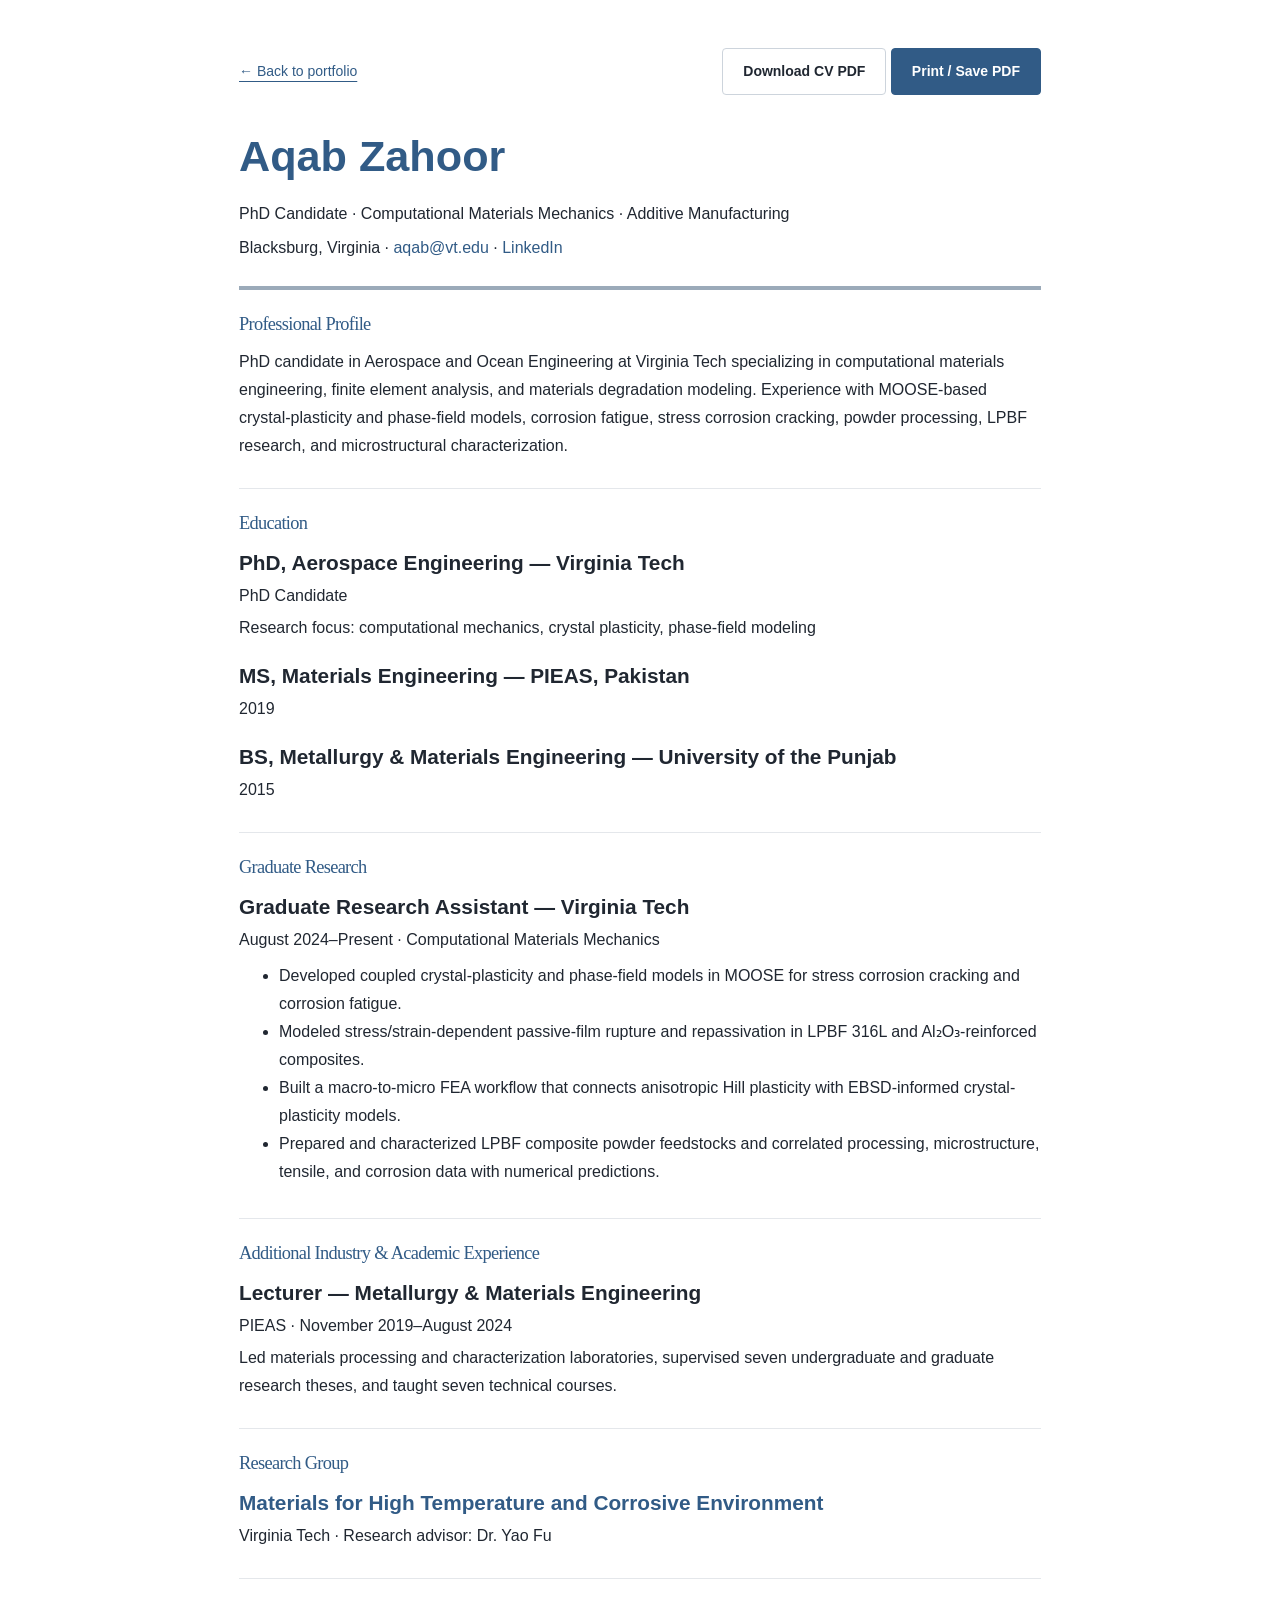
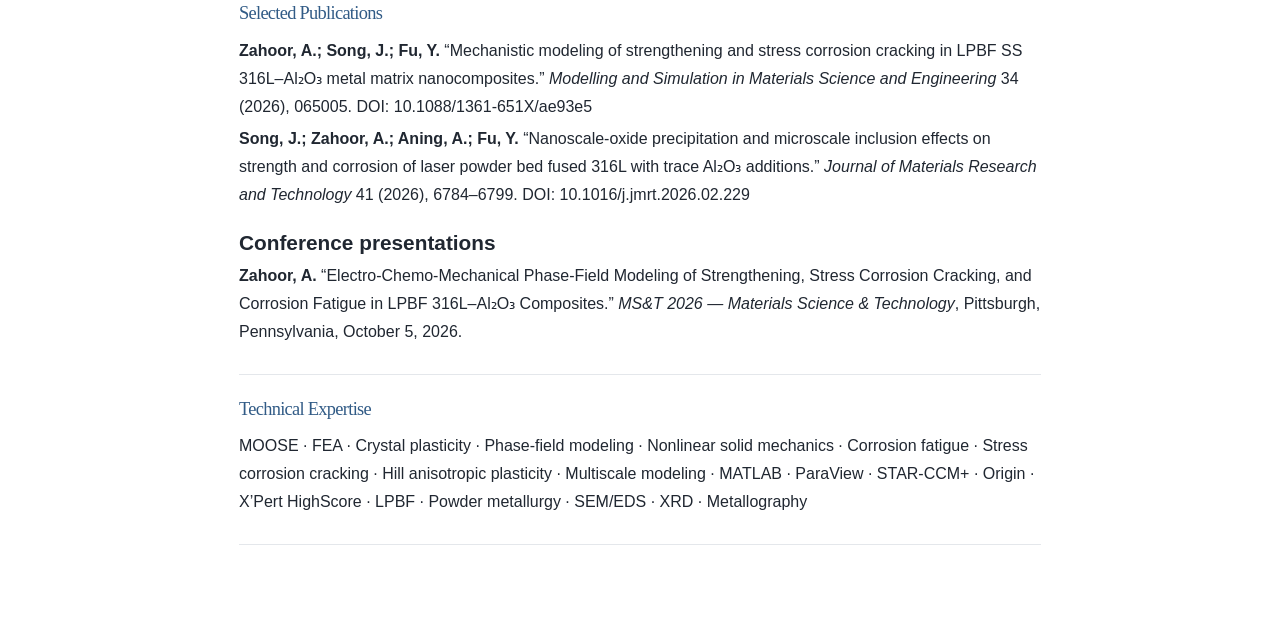
<file: cv.html>
<!doctype html>
<html lang="en">
  <head>
    <meta charset="UTF-8">
    <meta name="viewport" content="width=device-width, initial-scale=1.0">
    <title>Curriculum Vitae | Aqab Zahoor</title>
    <link rel="stylesheet" href="styles.css">
    <style>
      .cv-page { max-width: 850px; margin: 0 auto; padding: 48px 24px 80px; }
      .cv-header { border-bottom: 4px solid var(--orange); padding-bottom: 24px; }
      .cv-header h1 { margin: 0; color: var(--maroon); font-size: 2.7rem; }
      .cv-header p { margin: 6px 0 0; }
      .cv-actions-page { display: flex; justify-content: space-between; align-items: center; margin-bottom: 24px; gap: 1rem; }
      .cv-section { border-bottom: 1px solid var(--line); padding: 24px 0; }
      .cv-section h2 { color: var(--maroon); font-size: 1.15rem; margin: 0 0 12px; }
      .cv-section h3 { margin: 0; }
      .cv-section p { margin: 4px 0; }
      .cv-section ul { margin: 8px 0; }
      .placeholder { color: var(--muted); font-style: italic; }
      @media print {
        .cv-actions-page { display: none; }
        .cv-page { max-width: none; padding: 20px; }
      }
    </style>
  </head>
  <body>
    <main class="cv-page">
      <div class="cv-actions-page">
        <a class="text-link" href="index.html">← Back to portfolio</a>
        <div>
          <a class="button button-secondary" href="Aqab_Zahoor_CV.pdf" download>Download CV PDF</a>
          <button class="button button-primary" type="button" onclick="window.print()">Print / Save PDF</button>
        </div>
      </div>
      <header class="cv-header">
        <h1>Aqab Zahoor</h1>
        <p>PhD Candidate · Computational Materials Mechanics · Additive Manufacturing</p>
        <p>Blacksburg, Virginia · <a href="mailto:aqab@vt.edu">aqab@vt.edu</a> · <a href="https://www.linkedin.com/in/aqab-zahoor-2809a6250/" target="_blank" rel="noopener noreferrer">LinkedIn</a></p>
      </header>

      <section class="cv-section">
        <h2>Professional Profile</h2>
        <p>PhD candidate in Aerospace and Ocean Engineering at Virginia Tech specializing in computational materials engineering, finite element analysis, and materials degradation modeling. Experience with MOOSE-based crystal-plasticity and phase-field models, corrosion fatigue, stress corrosion cracking, powder processing, LPBF research, and microstructural characterization.</p>
      </section>

      <section class="cv-section">
        <h2>Education</h2>
        <h3>PhD, Aerospace Engineering — Virginia Tech</h3>
        <p>PhD Candidate</p>
        <p>Research focus: computational mechanics, crystal plasticity, phase-field modeling</p>
        <h3 style="margin-top:18px;">MS, Materials Engineering — PIEAS, Pakistan</h3>
        <p>2019</p>
        <h3 style="margin-top:18px;">BS, Metallurgy &amp; Materials Engineering — University of the Punjab</h3>
        <p>2015</p>
      </section>

      <section class="cv-section">
        <h2>Graduate Research</h2>
        <h3>Graduate Research Assistant — Virginia Tech</h3>
        <p>August 2024–Present · Computational Materials Mechanics</p>
        <ul>
          <li>Developed coupled crystal-plasticity and phase-field models in MOOSE for stress corrosion cracking and corrosion fatigue.</li>
          <li>Modeled stress/strain-dependent passive-film rupture and repassivation in LPBF 316L and Al₂O₃-reinforced composites.</li>
          <li>Built a macro-to-micro FEA workflow that connects anisotropic Hill plasticity with EBSD-informed crystal-plasticity models.</li>
          <li>Prepared and characterized LPBF composite powder feedstocks and correlated processing, microstructure, tensile, and corrosion data with numerical predictions.</li>
        </ul>
      </section>

      <section class="cv-section">
        <h2>Additional Industry &amp; Academic Experience</h2>
        <h3>Lecturer — Metallurgy &amp; Materials Engineering</h3>
        <p>PIEAS · November 2019–August 2024</p>
        <p>Led materials processing and characterization laboratories, supervised seven undergraduate and graduate research theses, and taught seven technical courses.</p>
      </section>

      <section class="cv-section">
        <h2>Research Group</h2>
        <h3><a href="https://www.aoe.vt.edu/people/faculty/fu/materials-for-high-temperature-and-corrosive-environment.html">Materials for High Temperature and Corrosive Environment</a></h3>
        <p>Virginia Tech · Research advisor: Dr. Yao Fu</p>
      </section>
      <section class="cv-section">
        <h2>Selected Publications</h2>
        <p><strong>Zahoor, A.; Song, J.; Fu, Y.</strong> “Mechanistic modeling of strengthening and stress corrosion cracking in LPBF SS 316L–Al₂O₃ metal matrix nanocomposites.” <em>Modelling and Simulation in Materials Science and Engineering</em> 34 (2026), 065005. DOI: 10.1088/1361-651X/ae93e5</p>
        <p><strong>Song, J.; Zahoor, A.; Aning, A.; Fu, Y.</strong> “Nanoscale-oxide precipitation and microscale inclusion effects on strength and corrosion of laser powder bed fused 316L with trace Al₂O₃ additions.” <em>Journal of Materials Research and Technology</em> 41 (2026), 6784–6799. DOI: 10.1016/j.jmrt.2026.02.229</p>
        <h3 style="margin-top:18px;">Conference presentations</h3>
        <p><strong>Zahoor, A.</strong> “Electro-Chemo-Mechanical Phase-Field Modeling of Strengthening, Stress Corrosion Cracking, and Corrosion Fatigue in LPBF 316L–Al₂O₃ Composites.” <em>MS&amp;T 2026 — Materials Science &amp; Technology</em>, Pittsburgh, Pennsylvania, October 5, 2026.</p>
      </section>

      <section class="cv-section">
        <h2>Technical Expertise</h2>
        <p>MOOSE · FEA · Crystal plasticity · Phase-field modeling · Nonlinear solid mechanics · Corrosion fatigue · Stress corrosion cracking · Hill anisotropic plasticity · Multiscale modeling · MATLAB · ParaView · STAR-CCM+ · Origin · X’Pert HighScore · LPBF · Powder metallurgy · SEM/EDS · XRD · Metallography</p>
      </section>

    </main>
  </body>
</html>
</file>
<file: styles.css>
:root{--ink:#202731;--muted:#626b77;--accent:#315b86;--line:#e4e7eb;--white:#fff;--maroon:var(--accent);--orange:#9baab9;--maroon-dark:#274c70;--cream:#fff;font-family:Inter,'Segoe UI',Arial,sans-serif;color:var(--ink);background:#fff;font-synthesis:none}*{box-sizing:border-box}html{scroll-behavior:smooth;scroll-padding-top:105px}body{margin:0;font-size:16px;line-height:1.75;background:#fff}h1,h2,h3,h4,p,figure{margin:0}a{color:var(--accent);text-decoration:none;text-underline-offset:5px}a:hover{text-decoration:underline}button,input{font:inherit}button{cursor:pointer}button,a,input{touch-action:manipulation}button:focus-visible,a:focus-visible,input:focus-visible{outline:3px solid #809dbc;outline-offset:5px}img{max-width:100%;display:block}[hidden]{display:none!important}.section-container{width:min(1120px,calc(100% - 64px));margin-inline:auto}.section{padding:76px 0;border-top:1px solid var(--line)}.eyebrow{font-size:.75rem;font-weight:650;letter-spacing:1.6px;color:var(--accent);margin-bottom:17px;line-height:1.6}.muted,.meta{color:var(--muted)}.meta{font-size:.875rem}.site-header{position:sticky;top:0;background:#fffffff5;backdrop-filter:blur(12px);z-index:30;border-bottom:1px solid var(--line)}.nav-container{width:min(1240px,calc(100% - 64px));margin:auto;min-height:90px;display:flex;align-items:center;justify-content:space-between;gap:30px}.brand{color:var(--ink);font-size:1.15rem;font-weight:650;letter-spacing:-.3px}.brand span{display:block;font-size:.75rem;font-weight:400;color:var(--muted);letter-spacing:.3px}.brand:hover{text-decoration:none}.nav-menu{display:flex;align-items:center;gap:30px}.nav-menu a{font-size:.875rem;color:#4b5460}.nav-menu .nav-cv{border:1px solid #cbd3dc;padding:9px 16px;border-radius:4px;color:var(--ink)}.nav-toggle{display:none}.hero{display:grid;grid-template-columns:1fr 290px;gap:85px;align-items:center;padding-block:84px 70px}.hero h1{font-family:Georgia,'Times New Roman',serif;font-size:clamp(3.5rem,6vw,4.75rem);font-weight:400;letter-spacing:-2px;line-height:1.1}.hero h1 span{display:block;font-family:Inter,'Segoe UI',sans-serif;font-size:1.15rem;line-height:1.6;letter-spacing:0;margin-top:18px;color:var(--accent);font-weight:450}.hero-intro{font-size:1.3rem;font-weight:450;line-height:1.5;margin:29px 0 15px;max-width:600px}.hero-description{color:var(--muted);max-width:650px;line-height:1.85}.hero-actions{display:flex;gap:12px;flex-wrap:wrap;margin-top:28px}.button{display:inline-flex;align-items:center;justify-content:center;border-radius:4px;min-height:46px;padding:10px 20px;font-size:.875rem;font-weight:550}.button:hover{text-decoration:none}.button-primary{color:#fff;background:var(--accent);border:1px solid var(--accent)}.button-primary:hover{background:#244b71}.button-secondary{border:1px solid #cdd4dc;color:var(--ink);background:white}.profile-links{display:flex;gap:22px;flex-wrap:wrap;font-size:.875rem;margin-top:25px}.profile-links span{color:var(--muted)}.portrait{align-self:center}.portrait>img{width:290px;height:335px;object-fit:cover;object-position:center 30%;border-radius:5px}.portrait-pending{height:335px;background:#f5f6f8;border:1px solid #e6e9ed;border-radius:5px;display:flex;flex-direction:column;align-items:center;justify-content:center;color:#7d8793;text-align:center;gap:16px}.portrait-pending>span{font-family:Georgia,serif;font-size:4rem;color:#a7b0bb}.portrait-pending>p{font-size:.875rem}.portrait figcaption{font-size:.875rem;color:#424c58;border-bottom:1px solid var(--line);padding:17px 0;line-height:1.6}.portrait figcaption span{color:var(--muted)}.research-topics{padding:22px 0;display:flex;gap:32px;flex-wrap:wrap;border-top:1px solid var(--line);font-size:.875rem;color:#637181}.research-topics span{padding-right:30px;border-right:1px solid #dfe4e9}.research-topics span:last-child{border:0}.section-heading{display:flex;justify-content:space-between;align-items:end;gap:50px;margin-bottom:32px}.section-heading>p{max-width:350px;color:var(--muted);font-size:1rem}h2{font-family:Georgia,'Times New Roman',serif;font-size:clamp(2rem,3.5vw,2.7rem);font-weight:400;line-height:1.18;letter-spacing:-.7px;max-width:650px}h3{font-size:1.3rem;line-height:1.5;font-weight:550}h4{font-size:1rem;font-weight:600}.research-feature{margin-top:48px}.research-intro{display:grid;grid-template-columns:.9fr 1.1fr;gap:60px;margin-bottom:25px}.research-intro .eyebrow{font-size:.75rem;margin-bottom:10px}.research-intro>p{color:var(--muted);font-size:1rem}.research-media{border:1px solid var(--line);border-radius:5px;overflow:hidden;background:white}.media-scroll{overflow:auto}.research-gif{width:100%;height:auto;object-fit:contain}.research-media figcaption{display:flex;gap:25px;align-items:center;justify-content:space-between;border-top:1px solid var(--line);padding:16px 20px;font-size:.875rem;color:var(--muted);line-height:1.7}.media-toggle{flex-shrink:0;min-height:40px;border:1px solid #cfd8e1;background:white;color:#315b86;padding:6px 12px;border-radius:4px;font-size:.875rem}.research-notes{display:grid;grid-template-columns:1fr 1fr;gap:50px;margin-top:38px}.research-notes h3{font-size:1.1rem;margin-bottom:8px}.research-notes p{color:var(--muted);font-size:1rem}.source-note{font-size:.8125rem;color:#6a7380;line-height:1.8;margin-top:26px}.text-link{font-size:.875rem;text-decoration:underline;white-space:nowrap}.publication-intro{color:var(--muted);margin:0 0 25px}.publication-tools{display:flex;gap:20px;justify-content:space-between;align-items:center;flex-wrap:wrap}.filters{display:flex;gap:8px;flex-wrap:wrap}.filters button{font-size:.875rem;border:1px solid #dce2e8;background:#fff;color:#586573;border-radius:4px;min-height:42px;padding:8px 14px}.filters button[aria-pressed=true]{color:#254e78;background:#eff4f8;border-color:#adc1d4}.search-label input{border:1px solid #dce2e8;border-radius:4px;min-height:42px;padding:8px 12px;font-size:.875rem;width:235px;max-width:100%;color:var(--ink);background:white}.result-count{font-size:.8125rem;color:var(--muted);margin:16px 0}.publication{display:grid;grid-template-columns:100px 1fr;gap:30px;padding:27px 0;border-top:1px solid var(--line)}.publication-year{font-size:1.2rem;font-family:Georgia,serif;color:#687888}.publication-year span{display:block;font-family:Inter,'Segoe UI',sans-serif;font-size:.75rem;color:#747d88;margin-top:5px;line-height:1.6}.publication h3{font-size:1.08rem;font-weight:550;line-height:1.55;max-width:950px}.publication h3 a{color:var(--ink)}.authors{font-size:.875rem;color:#616a76;margin:9px 0 3px;line-height:1.8}.authors strong{color:#303d4c;font-weight:600}.journal{color:#687381;font-size:.875rem;font-style:italic}.paper-link{font-size:.8125rem;display:inline-block;margin-top:10px}.about-grid{display:grid;grid-template-columns:1.2fr .8fr;gap:90px}.about-grid h2{margin-bottom:24px}.about-grid>div>p:not(.eyebrow){color:var(--muted);margin-bottom:18px}.qualifications{display:grid;grid-template-columns:1fr 1fr;gap:25px;border-top:1px solid var(--line);padding:25px 0}.qualifications strong{display:block;font-weight:550;font-size:1rem}.qualifications span{display:block;font-size:.875rem;color:var(--muted);margin-top:5px}.experience>h3{margin-bottom:25px;font-size:1.1rem}.experience article{border-left:1px solid #d4dde5;padding:0 0 27px 22px}.experience h4{margin:5px 0}.experience article>p{font-size:.875rem}.experience .muted{margin-top:6px}.expertise{margin-top:40px;padding-top:30px;border-top:1px solid var(--line)}.expertise h3{font-size:1.1rem;margin-bottom:17px}.tag-list{display:flex;gap:9px;flex-wrap:wrap}.tag-list span{border:1px solid #e0e5ea;padding:7px 12px;font-size:.875rem;color:#546170;border-radius:4px;background:white}.contact{display:grid;grid-template-columns:1.5fr .6fr;gap:100px}.contact h2{margin-bottom:20px}.contact p:not(.eyebrow){max-width:570px;color:var(--muted)}.contact-email{display:inline-block;font-size:1.2rem;margin:22px 0 10px;overflow-wrap:anywhere}.contact-links{align-self:center;display:flex;flex-direction:column;gap:0}.contact-links a{padding:15px 0;border-bottom:1px solid var(--line);font-size:.95rem}footer{display:flex;justify-content:space-between;gap:20px;padding:25px 0;border-top:1px solid var(--line);font-size:.8125rem;color:var(--muted)}.skip-link{position:fixed;top:-100px;left:15px;background:white;padding:15px;z-index:99}.skip-link:focus{top:10px}.sr-only{position:absolute;width:1px;height:1px;padding:0;margin:-1px;overflow:hidden;clip:rect(0,0,0,0);white-space:nowrap;border:0}#no-results{padding:30px 0;border-top:1px solid var(--line);color:var(--muted)}
@media(max-width:1000px){.nav-menu{gap:18px}.hero{gap:40px;grid-template-columns:1fr 250px}.portrait>img,.portrait-pending{width:250px;height:300px}.hero h1{font-size:3.8rem}.research-topics{gap:18px}.research-topics span{padding-right:18px}.about-grid{gap:45px}.contact{gap:50px}.research-intro{gap:35px}}
@media(max-width:760px){.section-container,.nav-container{width:calc(100% - 40px)}.nav-container{min-height:76px}.nav-toggle{display:block;background:white;border:1px solid #d4dbe2;border-radius:4px;padding:7px 13px;font-size:.875rem;min-height:42px}.nav-menu{display:none;position:absolute;left:0;right:0;top:76px;padding:20px;background:white;border-bottom:1px solid var(--line)}.nav-menu.open{display:flex;flex-direction:column;align-items:stretch;gap:8px}.nav-menu a{padding:9px}.brand{font-size:1rem}.hero{grid-template-columns:1fr;gap:35px;padding-block:45px}.hero-copy{order:1}.portrait{display:flex;align-items:center;gap:22px;order:0}.portrait>img,.portrait-pending{width:115px;height:138px;flex-shrink:0}.portrait-pending>span{font-size:2.5rem}.portrait-pending>p{font-size:.75rem}.portrait-pending{gap:5px}.portrait figcaption{border:0;padding:0;font-size:.875rem}.hero h1{font-size:3.5rem}.hero h1 span{font-size:1.1rem}.hero-intro{font-size:1.2rem;margin-top:25px}.hero-actions{gap:10px}.button{padding:10px 15px}.profile-links{gap:16px;font-size:.875rem}.research-topics{display:grid;grid-template-columns:1fr 1fr;gap:12px;font-size:.8125rem}.research-topics span{border:0;padding:0}.section{padding:50px 0}.section-heading{display:block;margin-bottom:25px}.section-heading>p{max-width:none;margin-top:20px}.section-heading>.text-link{display:inline-block;margin-top:20px}.research-intro{grid-template-columns:1fr;gap:15px}.research-feature{margin-top:35px}.research-gif{min-width:600px;max-width:none}.research-media figcaption{display:block;padding:13px 15px}.media-toggle{display:block;margin-top:13px}.research-notes{grid-template-columns:1fr;gap:24px}.publication-tools{display:block}.filters{gap:7px}.filters button{padding:8px 10px;font-size:.8125rem}.search-label{display:block;margin-top:15px}.search-label input{width:100%}.publication{grid-template-columns:1fr;gap:9px;padding:24px 0}.publication-year{display:flex;align-items:center;gap:14px;font-size:1.1rem}.publication-year span{margin:0;font-size:.75rem}.publication h3{font-size:1rem}.about-grid,.contact{grid-template-columns:1fr;gap:38px}.qualifications{gap:20px}.contact-email{font-size:1.05rem}.contact-links{flex-direction:row;flex-wrap:wrap;gap:24px}.contact-links a{padding:10px 0}footer{flex-direction:column;gap:9px;padding:25px 0}h2{font-size:2.1rem}.source-note{font-size:.8125rem}.experience article{padding-bottom:25px}.hero .eyebrow{font-size:.7rem;letter-spacing:1.2px}}
@media(prefers-reduced-motion:reduce){html{scroll-behavior:auto}}@media print{.site-header,.hero-actions,.publication-tools,.media-toggle,footer{display:none}.section{padding:25px 0}.section-container{width:100%}.hero{padding:20px 0}a{color:#000}.research-gif{max-width:100%;min-width:0}.publication{break-inside:avoid}}

/* Education, experience and affiliations */
.academic-section .section-heading{margin-bottom:38px}
.academic-columns{display:grid;grid-template-columns:1fr 1fr;gap:65px}
.academic-column>h3{font-family:Georgia,'Times New Roman',serif;font-size:1.45rem;letter-spacing:-.3px;font-weight:400;margin-bottom:21px}
.academic-entry{padding:18px 0 21px;border-top:1px solid var(--line)}
.academic-entry .meta{font-size:.8rem;line-height:1.6;margin-bottom:5px}
.academic-entry h4{font-size:1rem;line-height:1.5;font-weight:600}
.academic-entry>p:last-child{font-size:.9rem;color:var(--muted);line-height:1.75;margin-top:5px}
.academic-highlights{display:grid;grid-template-columns:1fr 1fr;gap:22px;margin-top:40px}
.academic-highlight{border:1px solid var(--line);border-radius:5px;padding:27px 28px;display:flex;flex-direction:column;align-items:flex-start;background:#fff}
.academic-highlight .eyebrow{margin-bottom:10px}
.academic-highlight h3{font-size:1.15rem;line-height:1.55;margin-bottom:10px;font-weight:600}
.academic-highlight>p:not(.eyebrow){font-size:.9rem;color:var(--muted);line-height:1.7}
.academic-highlight .presentation-title{color:var(--ink)!important;margin-top:12px;font-size:.94rem!important}
.academic-highlight a{display:inline-block;text-decoration:underline;font-size:.875rem;margin-top:auto;padding-top:17px;font-weight:550}
.academic-section .expertise{margin-top:42px}
@media(max-width:1000px){.academic-columns{gap:32px}}
@media(max-width:760px){.academic-columns,.academic-highlights{grid-template-columns:1fr;gap:27px}.academic-highlights{margin-top:28px}.academic-highlight{padding:22px}.academic-column>h3{margin-bottom:15px}}

/* Conference presentations within publications */
.conference-publications{margin-top:46px;padding-top:32px;border-top:1px solid var(--line)}
.conference-publications>h3{font-family:Georgia,'Times New Roman',serif;font-size:1.65rem;font-weight:400;margin-bottom:21px;letter-spacing:-.3px}
.conference-publication{border-top:1px solid var(--line)}
.conference-publication h4{font-size:1.05rem;font-weight:550;line-height:1.6;max-width:920px}
.academic-highlights{grid-template-columns:minmax(0,1fr);max-width:700px}
@media(max-width:760px){.conference-publications{margin-top:35px;padding-top:25px}}

/* Additional research projects and categorized bibliography */
.research-notes{grid-template-columns:repeat(2,minmax(0,1fr));gap:18px;margin-top:34px}
.research-notes article{background:#fff;border:1px solid var(--line);padding:26px;border-radius:5px}
.research-notes .eyebrow{font-size:.7rem;margin-bottom:7px}
.research-notes h3{font-size:1.1rem;margin-bottom:9px}
.research-notes p:not(.eyebrow){font-size:.93rem;line-height:1.8}
.publication-group{margin-top:35px}
.publication-group>h3{font-family:Georgia,'Times New Roman',serif;font-size:1.65rem;font-weight:400;letter-spacing:-.3px;margin-bottom:18px}
.publication-group+.publication-group{margin-top:54px;padding-top:31px;border-top:1px solid var(--line)}
.publication h4{font-size:1.08rem;font-weight:550;line-height:1.55;max-width:950px}
.publication h4 a{color:var(--ink)}
@media(max-width:760px){.research-notes{grid-template-columns:1fr;gap:14px}.research-notes article{padding:22px}.publication h4{font-size:1rem}.publication-group+.publication-group{margin-top:34px;padding-top:24px}}

/* Circular homepage portrait across desktop, tablet, and mobile */
.hero{grid-template-columns:minmax(0,1fr) 290px}
.portrait{width:290px;height:290px;justify-self:center;overflow:hidden;border-radius:50%;border:1px solid var(--line);background:#f4f6f8}
.portrait>img,.portrait-pending{width:100%;height:100%;aspect-ratio:1;object-fit:cover;object-position:center center;border-radius:50%}
@media(max-width:1000px){.hero{grid-template-columns:minmax(0,1fr) 250px}.portrait{width:250px;height:250px}}
@media(max-width:760px){.hero{grid-template-columns:1fr}.portrait{width:150px;height:150px;justify-self:start;align-self:start}.portrait>img,.portrait-pending{width:100%;height:100%}}
</file>
